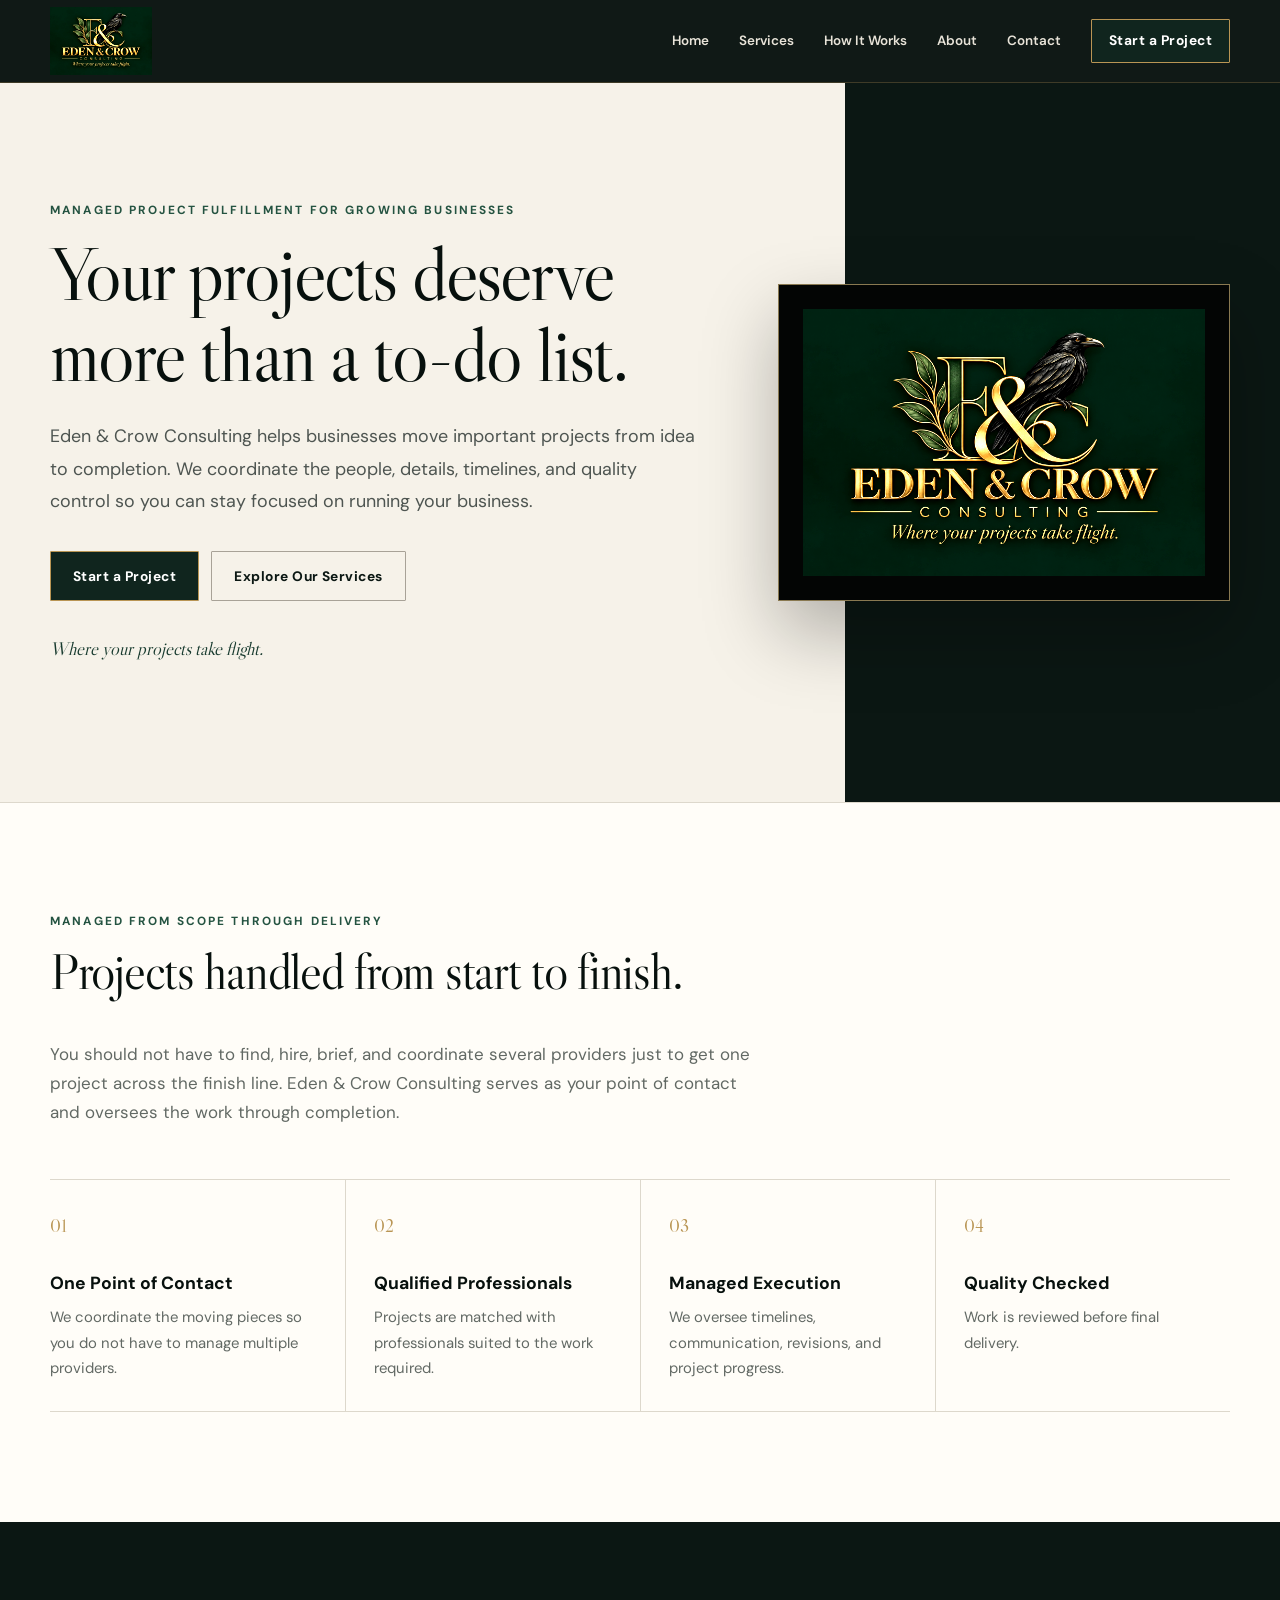
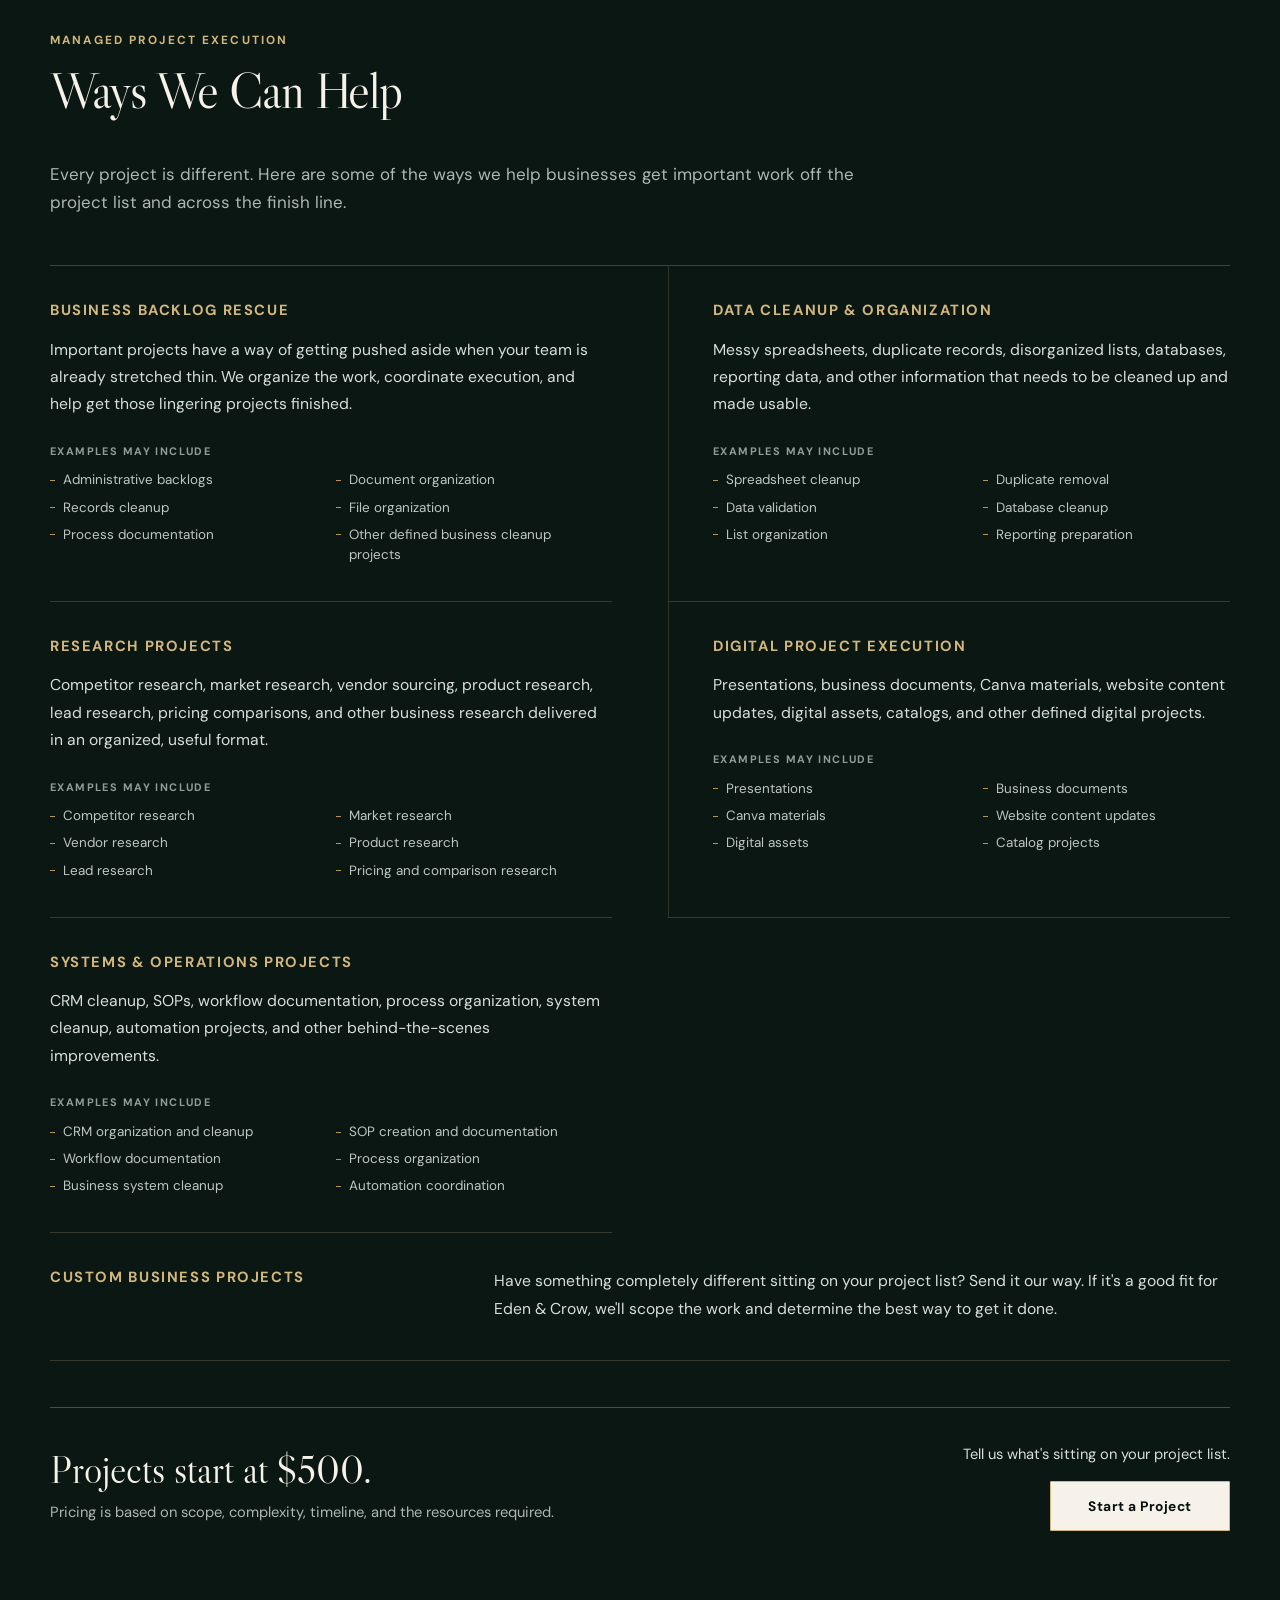
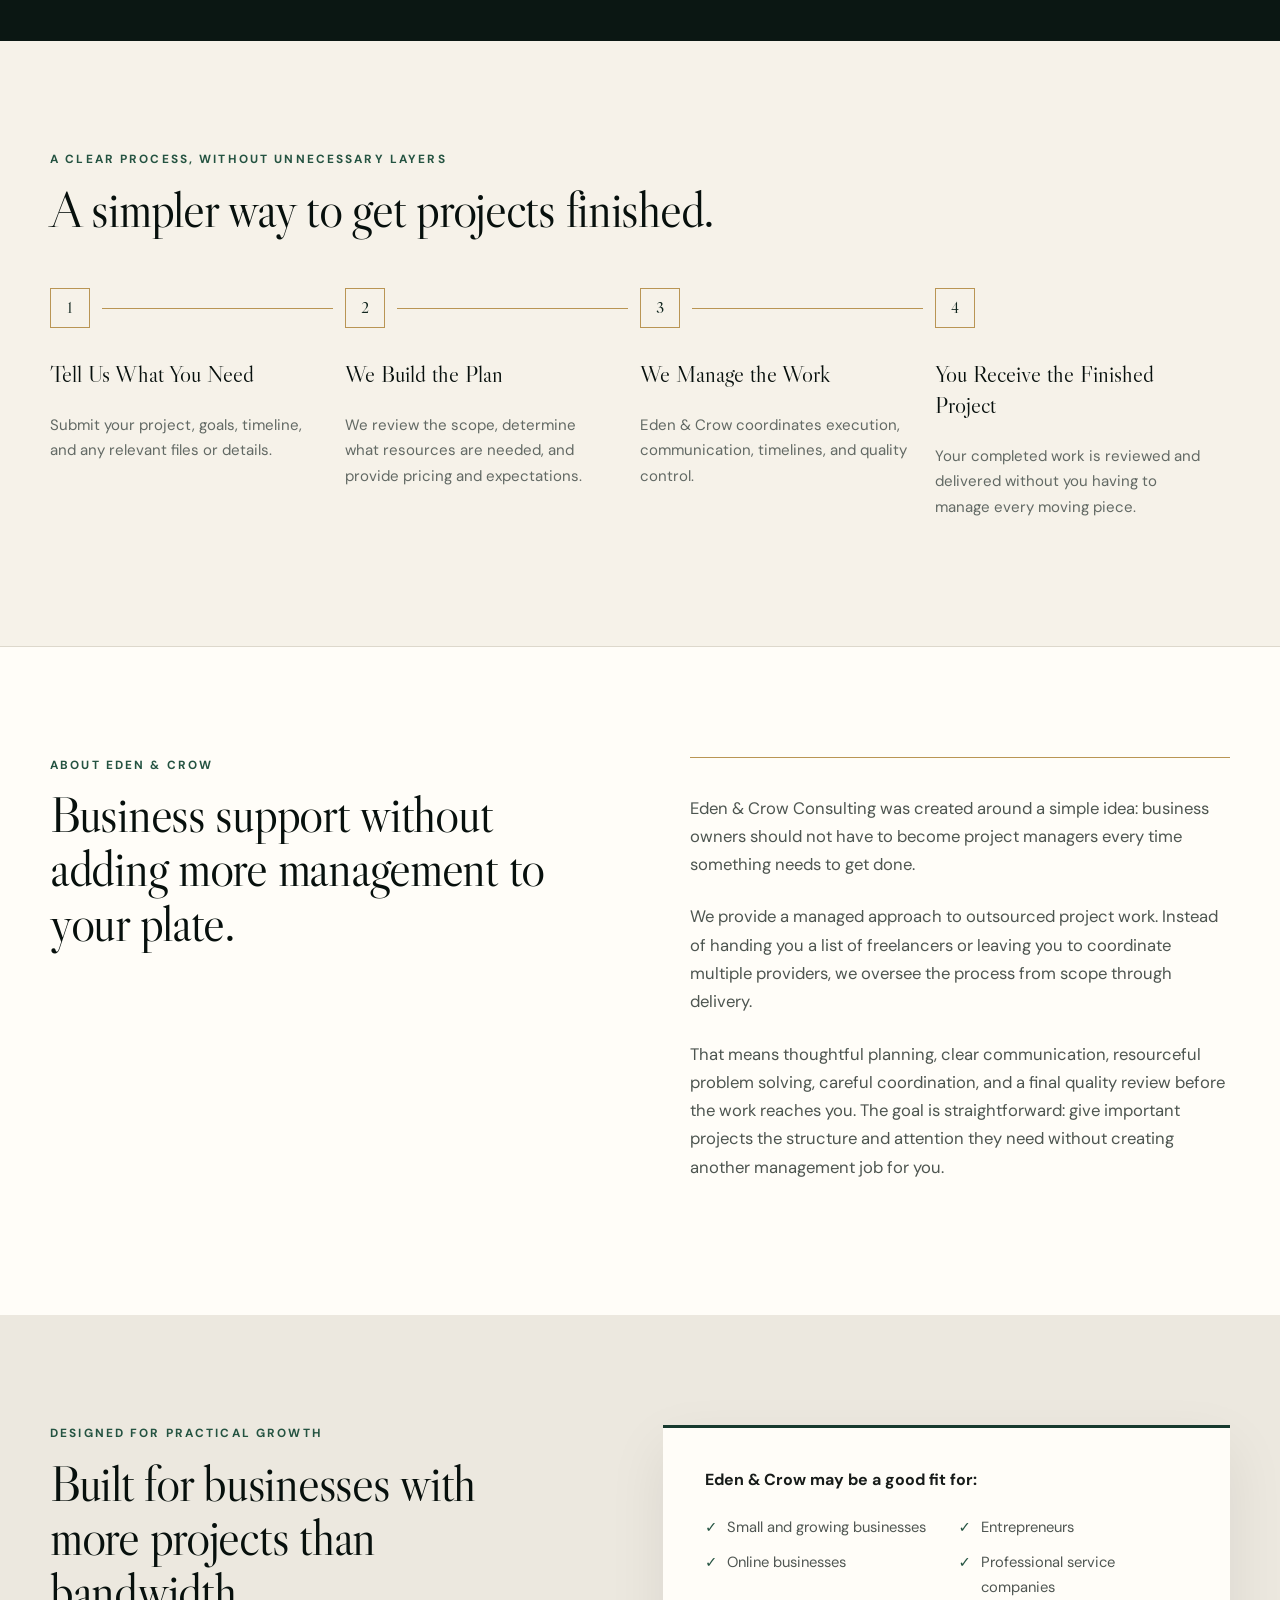
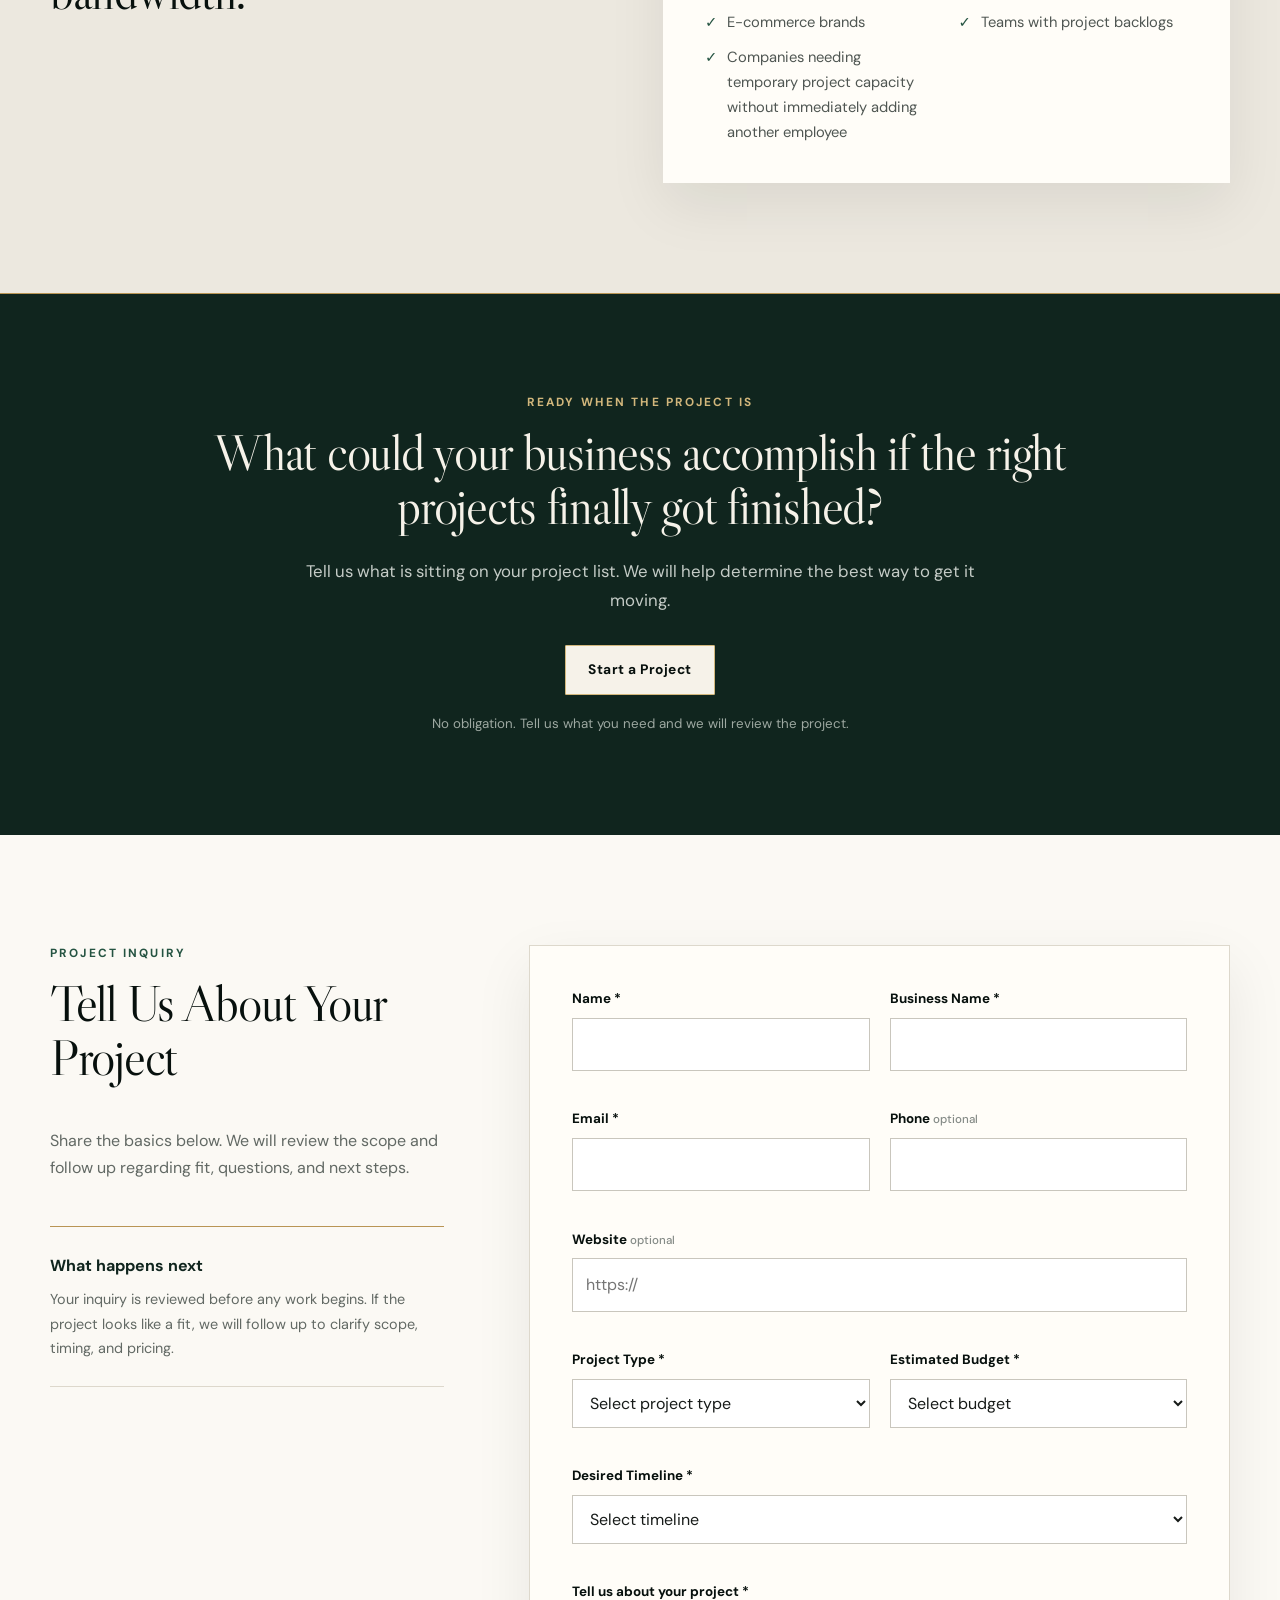
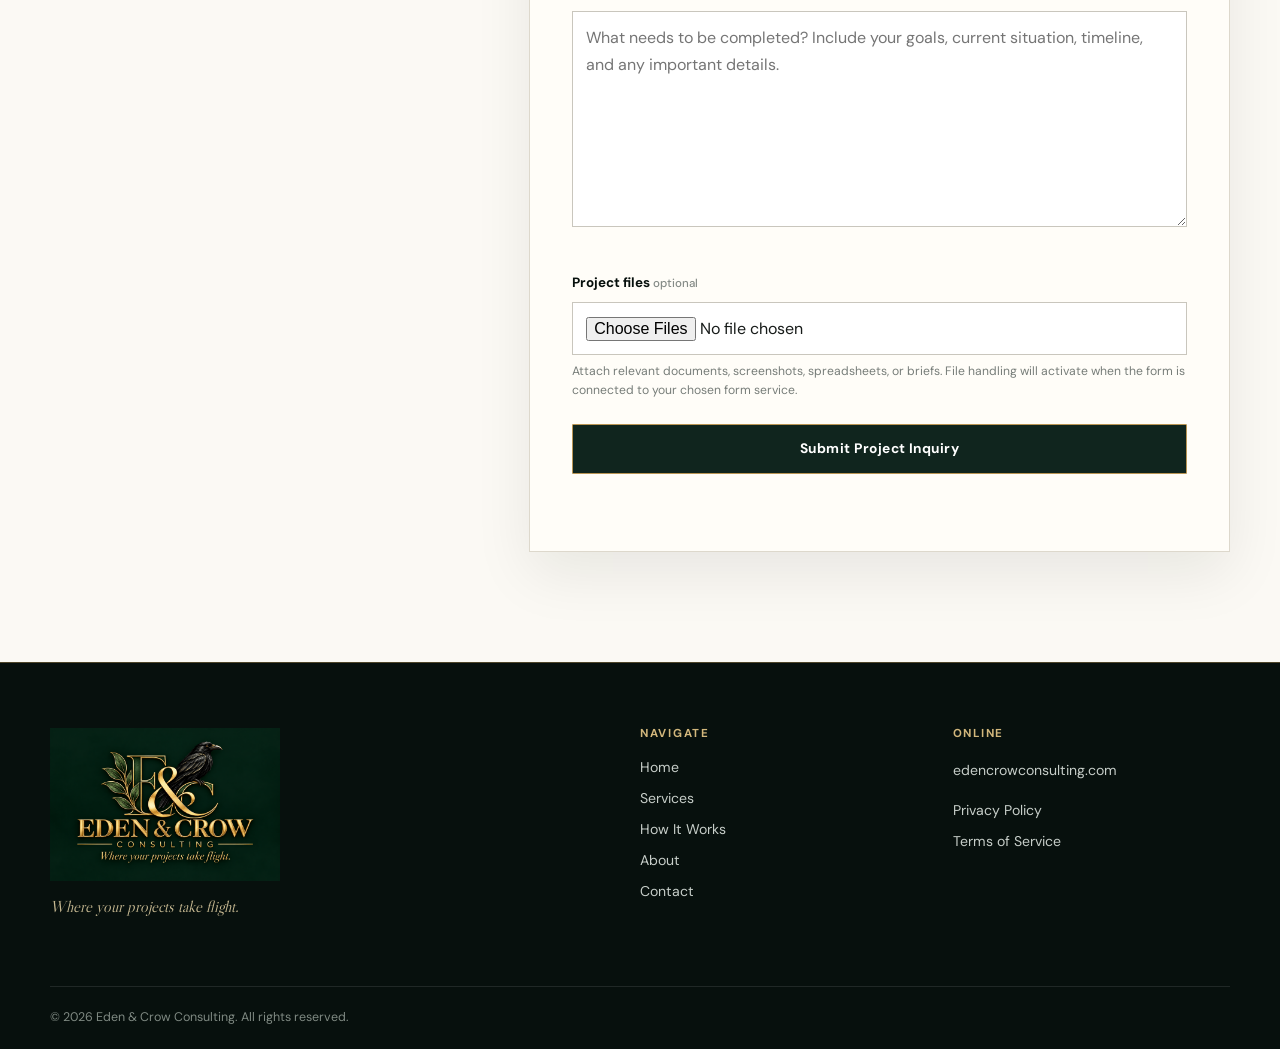
<file: index.html>
<!doctype html>
<html lang="en">
<head>
  <meta charset="utf-8">
  <meta name="viewport" content="width=device-width, initial-scale=1">
  <title>Managed Project Fulfillment | Eden & Crow Consulting</title>
  <meta name="description" content="Eden & Crow Consulting provides managed project fulfillment for business backlogs, data cleanup, research, digital projects, systems and operations work, and custom business projects.">
  <meta name="theme-color" content="#0b1512">
  <link rel="canonical" href="https://edencrowconsulting.com/">
  <link rel="icon" href="assets/favicon.svg" type="image/svg+xml">
  <link rel="apple-touch-icon" href="assets/eden-crow-logo.png">
  <link rel="stylesheet" href="styles.css">
  <link rel="stylesheet" href="services.css">

  <meta property="og:type" content="website">
  <meta property="og:title" content="Managed Project Fulfillment | Eden & Crow Consulting">
  <meta property="og:description" content="Managed project execution for business backlogs, data cleanup, research, digital projects, systems and operations work, and custom business projects.">
  <meta property="og:url" content="https://edencrowconsulting.com/">
  <meta property="og:image" content="https://edencrowconsulting.com/assets/eden-crow-logo.png">
  <meta property="og:site_name" content="Eden & Crow Consulting">
  <meta name="twitter:card" content="summary_large_image">
  <meta name="twitter:title" content="Managed Project Fulfillment | Eden & Crow Consulting">
  <meta name="twitter:description" content="Managed project execution for business backlogs, data cleanup, research, digital projects, systems and operations work, and custom business projects.">
  <meta name="twitter:image" content="https://edencrowconsulting.com/assets/eden-crow-logo.png">

  <script type="application/ld+json">
  {
    "@context": "https://schema.org",
    "@type": "ProfessionalService",
    "name": "Eden & Crow Consulting",
    "url": "https://edencrowconsulting.com/",
    "logo": "https://edencrowconsulting.com/assets/eden-crow-logo.png",
    "description": "Eden & Crow Consulting provides managed project fulfillment for business backlogs, data cleanup, research, digital projects, systems and operations work, and custom business projects.",
    "slogan": "Where your projects take flight."
  }
  </script>
</head>
<body>
  <a class="skip-link" href="#main">Skip to content</a>

  <header class="site-header" id="top">
    <div class="container nav-wrap">
      <a class="brand" href="#home" aria-label="Eden & Crow Consulting home">
        <img src="assets/eden-crow-logo.png" alt="Eden & Crow Consulting">
      </a>
      <button class="menu-toggle" type="button" aria-expanded="false" aria-controls="site-nav" aria-label="Open navigation">
        <span></span><span></span><span></span>
      </button>
      <nav class="site-nav" id="site-nav" aria-label="Primary navigation">
        <a href="#home">Home</a>
        <a href="#services">Services</a>
        <a href="#process">How It Works</a>
        <a href="#about">About</a>
        <a href="#contact">Contact</a>
        <a class="button button-small" href="#contact">Start a Project</a>
      </nav>
    </div>
  </header>

  <main id="main">
    <section class="hero" id="home">
      <div class="container hero-grid">
        <div class="hero-copy">
          <p class="eyebrow">Managed project fulfillment for growing businesses</p>
          <h1>Your projects deserve more than a to-do list.</h1>
          <p class="hero-lead">Eden & Crow Consulting helps businesses move important projects from idea to completion. We coordinate the people, details, timelines, and quality control so you can stay focused on running your business.</p>
          <div class="hero-actions">
            <a class="button" href="#contact">Start a Project</a>
            <a class="button button-secondary" href="#services">Explore Our Services</a>
          </div>
          <p class="tagline">Where your projects take flight.</p>
        </div>
        <div class="hero-mark" aria-hidden="true">
          <div class="logo-frame">
            <img src="assets/eden-crow-logo.png" alt="">
          </div>
        </div>
      </div>
    </section>

    <section class="value-section section" aria-labelledby="value-heading">
      <div class="container">
        <div class="section-heading narrow">
          <p class="eyebrow">Managed from scope through delivery</p>
          <h2 id="value-heading">Projects handled from start to finish.</h2>
          <p>You should not have to find, hire, brief, and coordinate several providers just to get one project across the finish line. Eden & Crow Consulting serves as your point of contact and oversees the work through completion.</p>
        </div>
        <div class="value-grid">
          <article class="value-item">
            <span class="value-number">01</span>
            <h3>One Point of Contact</h3>
            <p>We coordinate the moving pieces so you do not have to manage multiple providers.</p>
          </article>
          <article class="value-item">
            <span class="value-number">02</span>
            <h3>Qualified Professionals</h3>
            <p>Projects are matched with professionals suited to the work required.</p>
          </article>
          <article class="value-item">
            <span class="value-number">03</span>
            <h3>Managed Execution</h3>
            <p>We oversee timelines, communication, revisions, and project progress.</p>
          </article>
          <article class="value-item">
            <span class="value-number">04</span>
            <h3>Quality Checked</h3>
            <p>Work is reviewed before final delivery.</p>
          </article>
        </div>
      </div>
    </section>

    <section class="services-section section" id="services" aria-labelledby="services-heading">
      <div class="container">
        <div class="section-heading services-heading">
          <p class="eyebrow">Managed project execution</p>
          <h2 id="services-heading">Ways We Can Help</h2>
          <p>Every project is different. Here are some of the ways we help businesses get important work off the project list and across the finish line.</p>
        </div>

        <div class="services-list">
          <article class="service-area">
            <h3>Business Backlog Rescue</h3>
            <p>Important projects have a way of getting pushed aside when your team is already stretched thin. We organize the work, coordinate execution, and help get those lingering projects finished.</p>
            <div class="service-examples">
              <span>Examples may include</span>
              <ul>
                <li>Administrative backlogs</li>
                <li>Document organization</li>
                <li>Records cleanup</li>
                <li>File organization</li>
                <li>Process documentation</li>
                <li>Other defined business cleanup projects</li>
              </ul>
            </div>
          </article>

          <article class="service-area">
            <h3>Data Cleanup &amp; Organization</h3>
            <p>Messy spreadsheets, duplicate records, disorganized lists, databases, reporting data, and other information that needs to be cleaned up and made usable.</p>
            <div class="service-examples">
              <span>Examples may include</span>
              <ul>
                <li>Spreadsheet cleanup</li>
                <li>Duplicate removal</li>
                <li>Data validation</li>
                <li>Database cleanup</li>
                <li>List organization</li>
                <li>Reporting preparation</li>
              </ul>
            </div>
          </article>

          <article class="service-area">
            <h3>Research Projects</h3>
            <p>Competitor research, market research, vendor sourcing, product research, lead research, pricing comparisons, and other business research delivered in an organized, useful format.</p>
            <div class="service-examples">
              <span>Examples may include</span>
              <ul>
                <li>Competitor research</li>
                <li>Market research</li>
                <li>Vendor research</li>
                <li>Product research</li>
                <li>Lead research</li>
                <li>Pricing and comparison research</li>
              </ul>
            </div>
          </article>

          <article class="service-area">
            <h3>Digital Project Execution</h3>
            <p>Presentations, business documents, Canva materials, website content updates, digital assets, catalogs, and other defined digital projects.</p>
            <div class="service-examples">
              <span>Examples may include</span>
              <ul>
                <li>Presentations</li>
                <li>Business documents</li>
                <li>Canva materials</li>
                <li>Website content updates</li>
                <li>Digital assets</li>
                <li>Catalog projects</li>
              </ul>
            </div>
          </article>

          <article class="service-area">
            <h3>Systems &amp; Operations Projects</h3>
            <p>CRM cleanup, SOPs, workflow documentation, process organization, system cleanup, automation projects, and other behind-the-scenes improvements.</p>
            <div class="service-examples">
              <span>Examples may include</span>
              <ul>
                <li>CRM organization and cleanup</li>
                <li>SOP creation and documentation</li>
                <li>Workflow documentation</li>
                <li>Process organization</li>
                <li>Business system cleanup</li>
                <li>Automation coordination</li>
              </ul>
            </div>
          </article>

          <article class="service-area service-area-custom">
            <h3>Custom Business Projects</h3>
            <p>Have something completely different sitting on your project list? Send it our way. If it's a good fit for Eden &amp; Crow, we'll scope the work and determine the best way to get it done.</p>
          </article>
        </div>

        <div class="services-bottom">
          <div class="services-pricing">
            <strong>Projects start at $500.</strong>
            <p>Pricing is based on scope, complexity, timeline, and the resources required.</p>
          </div>
          <div class="services-action">
            <p>Tell us what's sitting on your project list.</p>
            <a class="button button-light" href="#contact">Start a Project</a>
          </div>
        </div>
      </div>
    </section>

    <section class="process-section section" id="process" aria-labelledby="process-heading">
      <div class="container">
        <div class="section-heading narrow">
          <p class="eyebrow">A clear process, without unnecessary layers</p>
          <h2 id="process-heading">A simpler way to get projects finished.</h2>
        </div>
        <ol class="process-list">
          <li class="process-step">
            <div class="step-marker">1</div>
            <div>
              <h3>Tell Us What You Need</h3>
              <p>Submit your project, goals, timeline, and any relevant files or details.</p>
            </div>
          </li>
          <li class="process-step">
            <div class="step-marker">2</div>
            <div>
              <h3>We Build the Plan</h3>
              <p>We review the scope, determine what resources are needed, and provide pricing and expectations.</p>
            </div>
          </li>
          <li class="process-step">
            <div class="step-marker">3</div>
            <div>
              <h3>We Manage the Work</h3>
              <p>Eden & Crow coordinates execution, communication, timelines, and quality control.</p>
            </div>
          </li>
          <li class="process-step">
            <div class="step-marker">4</div>
            <div>
              <h3>You Receive the Finished Project</h3>
              <p>Your completed work is reviewed and delivered without you having to manage every moving piece.</p>
            </div>
          </li>
        </ol>
      </div>
    </section>

    <section class="about-section section" id="about" aria-labelledby="about-heading">
      <div class="container about-grid">
        <div class="about-title-block">
          <p class="eyebrow">About Eden & Crow</p>
          <h2 id="about-heading">Business support without adding more management to your plate.</h2>
        </div>
        <div class="about-copy">
          <p>Eden & Crow Consulting was created around a simple idea: business owners should not have to become project managers every time something needs to get done.</p>
          <p>We provide a managed approach to outsourced project work. Instead of handing you a list of freelancers or leaving you to coordinate multiple providers, we oversee the process from scope through delivery.</p>
          <p>That means thoughtful planning, clear communication, resourceful problem solving, careful coordination, and a final quality review before the work reaches you. The goal is straightforward: give important projects the structure and attention they need without creating another management job for you.</p>
        </div>
      </div>
    </section>

    <section class="ideal-section section" aria-labelledby="ideal-heading">
      <div class="container ideal-grid">
        <div>
          <p class="eyebrow">Designed for practical growth</p>
          <h2 id="ideal-heading">Built for businesses with more projects than bandwidth.</h2>
        </div>
        <div class="ideal-list-wrap">
          <p>Eden & Crow may be a good fit for:</p>
          <ul class="check-list">
            <li>Small and growing businesses</li>
            <li>Entrepreneurs</li>
            <li>Online businesses</li>
            <li>Professional service companies</li>
            <li>E-commerce brands</li>
            <li>Teams with project backlogs</li>
            <li>Companies needing temporary project capacity without immediately adding another employee</li>
          </ul>
        </div>
      </div>
    </section>

    <section class="cta-section" aria-labelledby="cta-heading">
      <div class="container cta-inner">
        <p class="eyebrow eyebrow-light">Ready when the project is</p>
        <h2 id="cta-heading">What could your business accomplish if the right projects finally got finished?</h2>
        <p>Tell us what is sitting on your project list. We will help determine the best way to get it moving.</p>
        <a class="button button-light" href="#contact">Start a Project</a>
        <small>No obligation. Tell us what you need and we will review the project.</small>
      </div>
    </section>

    <section class="contact-section section" id="contact" aria-labelledby="contact-heading">
      <div class="container contact-grid">
        <div class="contact-intro">
          <p class="eyebrow">Project inquiry</p>
          <h2 id="contact-heading">Tell Us About Your Project</h2>
          <p>Share the basics below. We will review the scope and follow up regarding fit, questions, and next steps.</p>
          <div class="contact-note">
            <strong>What happens next</strong>
            <p>Your inquiry is reviewed before any work begins. If the project looks like a fit, we will follow up to clarify scope, timing, and pricing.</p>
          </div>
        </div>

        <form class="project-form" id="project-form" novalidate data-endpoint="">
          <div class="honeypot" aria-hidden="true">
            <label for="company-fax">Leave this field blank</label>
            <input id="company-fax" name="company_fax" type="text" tabindex="-1" autocomplete="off">
          </div>

          <div class="form-row two-col">
            <div class="form-field">
              <label for="name">Name <span aria-hidden="true">*</span></label>
              <input id="name" name="name" type="text" autocomplete="name" required>
              <span class="field-error" aria-live="polite"></span>
            </div>
            <div class="form-field">
              <label for="business">Business Name <span aria-hidden="true">*</span></label>
              <input id="business" name="business_name" type="text" autocomplete="organization" required>
              <span class="field-error" aria-live="polite"></span>
            </div>
          </div>

          <div class="form-row two-col">
            <div class="form-field">
              <label for="email">Email <span aria-hidden="true">*</span></label>
              <input id="email" name="email" type="email" autocomplete="email" required>
              <span class="field-error" aria-live="polite"></span>
            </div>
            <div class="form-field">
              <label for="phone">Phone <span class="optional">optional</span></label>
              <input id="phone" name="phone" type="tel" autocomplete="tel">
              <span class="field-error" aria-live="polite"></span>
            </div>
          </div>

          <div class="form-field">
            <label for="website">Website <span class="optional">optional</span></label>
            <input id="website" name="website" type="url" inputmode="url" placeholder="https://">
            <span class="field-error" aria-live="polite"></span>
          </div>

          <div class="form-row two-col">
            <div class="form-field">
              <label for="project-type">Project Type <span aria-hidden="true">*</span></label>
              <select id="project-type" name="project_type" required>
                <option value="">Select project type</option>
                <option>Business Backlog Rescue</option>
                <option>Data Cleanup &amp; Organization</option>
                <option>Research Projects</option>
                <option>Digital Project Execution</option>
                <option>Systems &amp; Operations Projects</option>
                <option>Custom Business Projects</option>
              </select>
              <span class="field-error" aria-live="polite"></span>
            </div>
            <div class="form-field">
              <label for="budget">Estimated Budget <span aria-hidden="true">*</span></label>
              <select id="budget" name="estimated_budget" required>
                <option value="">Select budget</option>
                <option>$500 to $1,000</option>
                <option>$1,000 to $2,500</option>
                <option>$2,500 to $5,000</option>
                <option>$5,000+</option>
                <option>Not Sure Yet</option>
              </select>
              <span class="field-error" aria-live="polite"></span>
            </div>
          </div>

          <div class="form-field">
            <label for="timeline">Desired Timeline <span aria-hidden="true">*</span></label>
            <select id="timeline" name="desired_timeline" required>
              <option value="">Select timeline</option>
              <option>As Soon As Possible</option>
              <option>Within 1 Week</option>
              <option>Within 2 to 4 Weeks</option>
              <option>Within 1 to 3 Months</option>
              <option>Flexible</option>
            </select>
            <span class="field-error" aria-live="polite"></span>
          </div>

          <div class="form-field">
            <label for="details">Tell us about your project <span aria-hidden="true">*</span></label>
            <textarea id="details" name="project_details" rows="7" required placeholder="What needs to be completed? Include your goals, current situation, timeline, and any important details."></textarea>
            <span class="field-error" aria-live="polite"></span>
          </div>

          <div class="form-field">
            <label for="files">Project files <span class="optional">optional</span></label>
            <input id="files" name="project_files" type="file" multiple>
            <small class="field-help">Attach relevant documents, screenshots, spreadsheets, or briefs. File handling will activate when the form is connected to your chosen form service.</small>
          </div>

          <button class="button submit-button" type="submit">Submit Project Inquiry</button>
          <p class="form-status" id="form-status" role="status" aria-live="polite"></p>
        </form>
      </div>
    </section>
  </main>

  <footer class="site-footer">
    <div class="container footer-grid">
      <div class="footer-brand">
        <img src="assets/eden-crow-logo.png" alt="Eden & Crow Consulting">
        <p>Where your projects take flight.</p>
      </div>
      <div>
        <h2 class="footer-heading">Navigate</h2>
        <nav class="footer-nav" aria-label="Footer navigation">
          <a href="#home">Home</a>
          <a href="#services">Services</a>
          <a href="#process">How It Works</a>
          <a href="#about">About</a>
          <a href="#contact">Contact</a>
        </nav>
      </div>
      <div>
        <h2 class="footer-heading">Online</h2>
        <p><a href="https://edencrowconsulting.com/">edencrowconsulting.com</a></p>
        <div class="legal-links">
          <a href="privacy.html">Privacy Policy</a>
          <a href="terms.html">Terms of Service</a>
        </div>
      </div>
    </div>
    <div class="container footer-bottom">
      <p>&copy; <span id="current-year"></span> Eden & Crow Consulting. All rights reserved.</p>
    </div>
  </footer>

  <script src="script.js" defer></script>
</body>
</html>
</file>
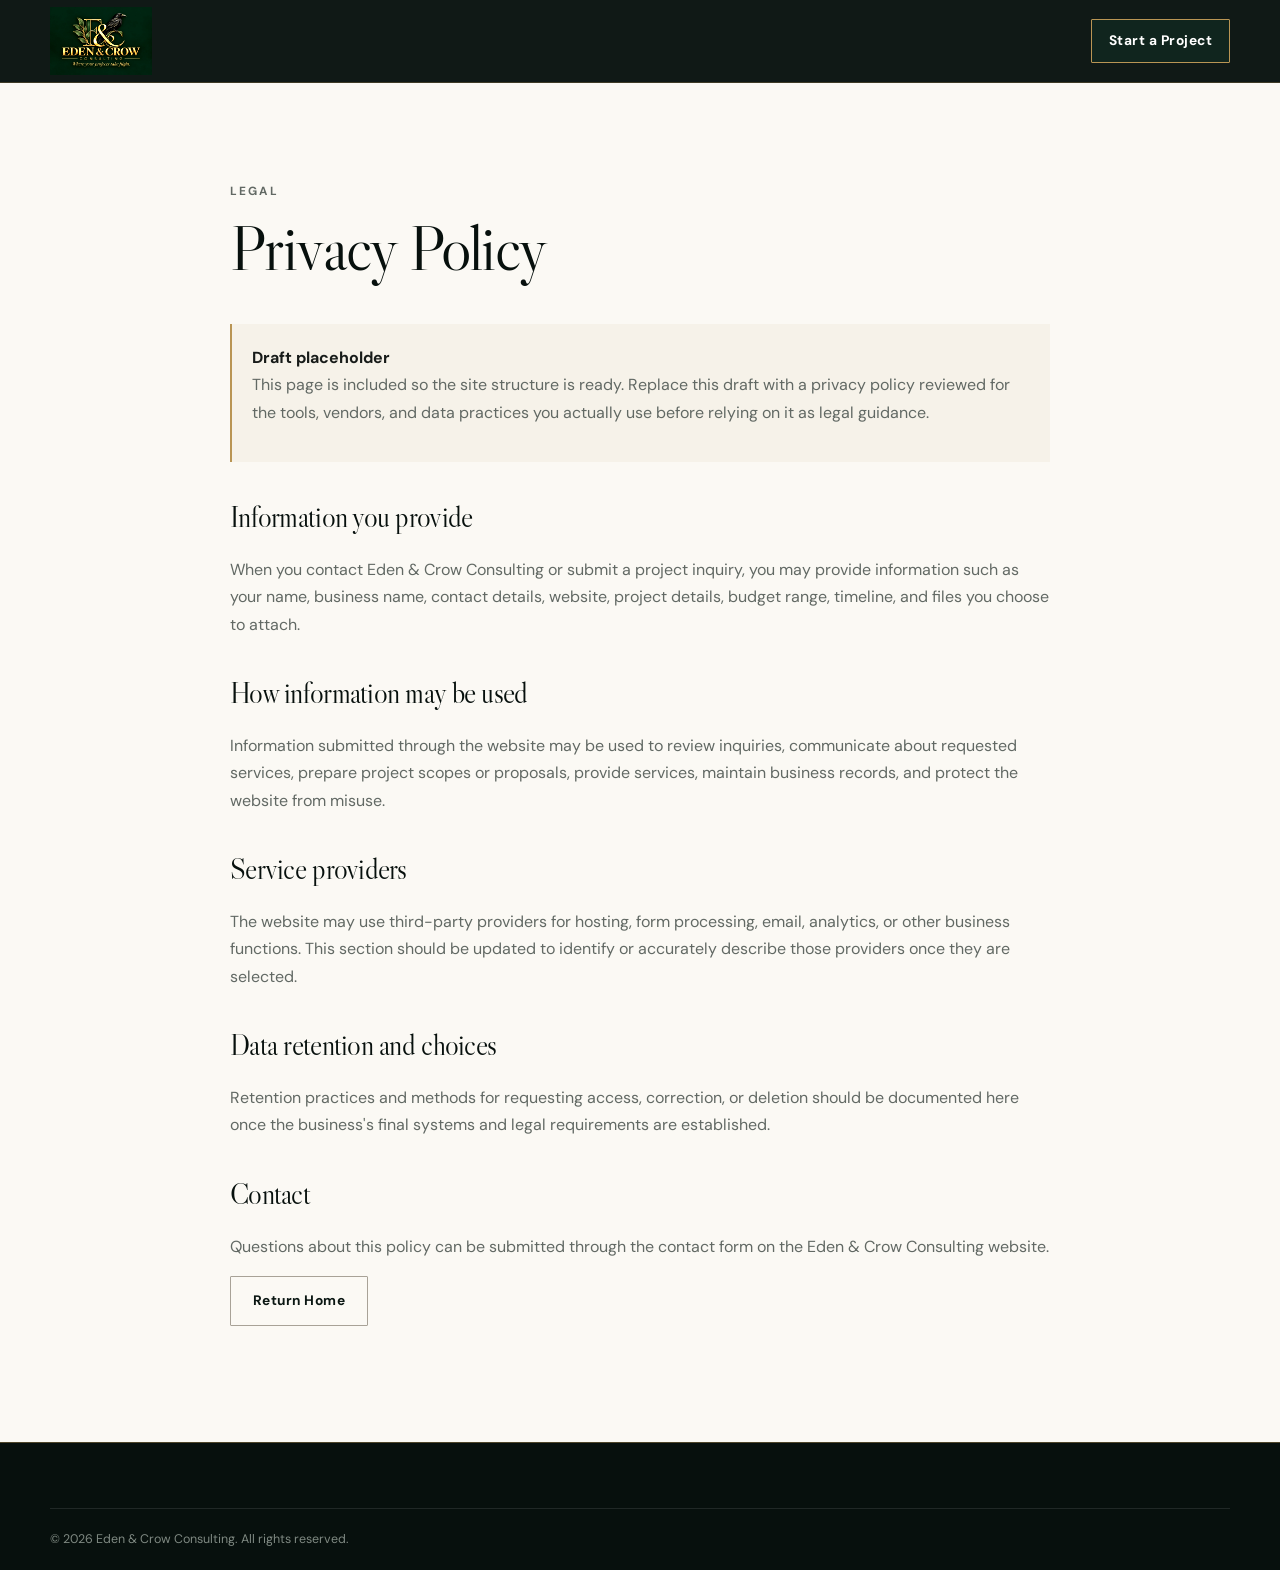
<file: privacy.html>
<!doctype html><html lang="en"><head><meta charset="utf-8"><meta name="viewport" content="width=device-width,initial-scale=1"><title>Privacy Policy | Eden & Crow Consulting</title><meta name="robots" content="noindex"><link rel="icon" href="assets/favicon.svg" type="image/svg+xml"><link rel="stylesheet" href="styles.css"></head><body><header class="site-header"><div class="container nav-wrap"><a class="brand" href="index.html" aria-label="Eden & Crow Consulting home"><img src="assets/eden-crow-logo.png" alt="Eden & Crow Consulting"></a><a class="button button-small" href="index.html#contact">Start a Project</a></div></header><main class="legal-page"><div class="container legal-content"><p class="eyebrow">Legal</p><h1>Privacy Policy</h1><div class="legal-notice"><strong>Draft placeholder</strong><p>This page is included so the site structure is ready. Replace this draft with a privacy policy reviewed for the tools, vendors, and data practices you actually use before relying on it as legal guidance.</p></div><h2>Information you provide</h2><p>When you contact Eden & Crow Consulting or submit a project inquiry, you may provide information such as your name, business name, contact details, website, project details, budget range, timeline, and files you choose to attach.</p><h2>How information may be used</h2><p>Information submitted through the website may be used to review inquiries, communicate about requested services, prepare project scopes or proposals, provide services, maintain business records, and protect the website from misuse.</p><h2>Service providers</h2><p>The website may use third-party providers for hosting, form processing, email, analytics, or other business functions. This section should be updated to identify or accurately describe those providers once they are selected.</p><h2>Data retention and choices</h2><p>Retention practices and methods for requesting access, correction, or deletion should be documented here once the business's final systems and legal requirements are established.</p><h2>Contact</h2><p>Questions about this policy can be submitted through the contact form on the Eden & Crow Consulting website.</p><p><a class="button button-secondary" href="index.html">Return Home</a></p></div></main><footer class="site-footer"><div class="container footer-bottom"><p>&copy; <span id="current-year"></span> Eden & Crow Consulting. All rights reserved.</p></div></footer><script src="script.js" defer></script></body></html>
</file>
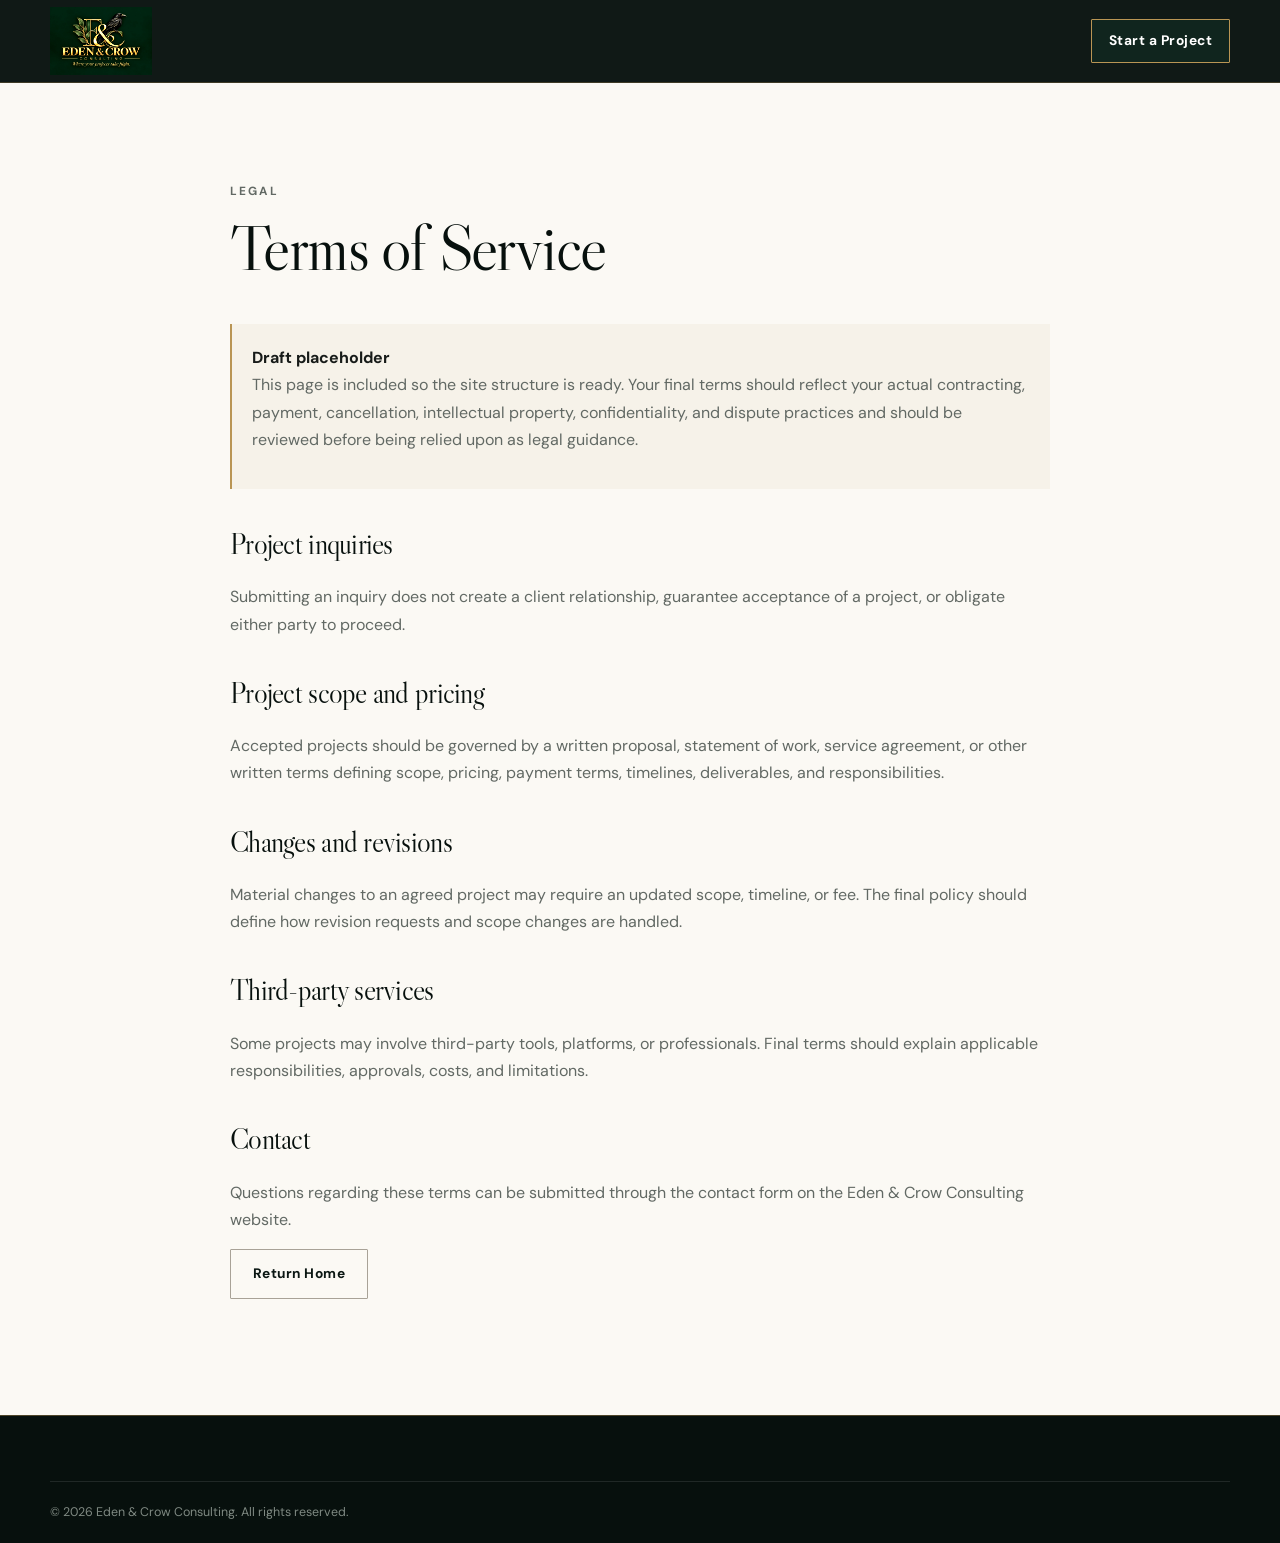
<file: terms.html>
<!doctype html><html lang="en"><head><meta charset="utf-8"><meta name="viewport" content="width=device-width,initial-scale=1"><title>Terms of Service | Eden & Crow Consulting</title><meta name="robots" content="noindex"><link rel="icon" href="assets/favicon.svg" type="image/svg+xml"><link rel="stylesheet" href="styles.css"></head><body><header class="site-header"><div class="container nav-wrap"><a class="brand" href="index.html" aria-label="Eden & Crow Consulting home"><img src="assets/eden-crow-logo.png" alt="Eden & Crow Consulting"></a><a class="button button-small" href="index.html#contact">Start a Project</a></div></header><main class="legal-page"><div class="container legal-content"><p class="eyebrow">Legal</p><h1>Terms of Service</h1><div class="legal-notice"><strong>Draft placeholder</strong><p>This page is included so the site structure is ready. Your final terms should reflect your actual contracting, payment, cancellation, intellectual property, confidentiality, and dispute practices and should be reviewed before being relied upon as legal guidance.</p></div><h2>Project inquiries</h2><p>Submitting an inquiry does not create a client relationship, guarantee acceptance of a project, or obligate either party to proceed.</p><h2>Project scope and pricing</h2><p>Accepted projects should be governed by a written proposal, statement of work, service agreement, or other written terms defining scope, pricing, payment terms, timelines, deliverables, and responsibilities.</p><h2>Changes and revisions</h2><p>Material changes to an agreed project may require an updated scope, timeline, or fee. The final policy should define how revision requests and scope changes are handled.</p><h2>Third-party services</h2><p>Some projects may involve third-party tools, platforms, or professionals. Final terms should explain applicable responsibilities, approvals, costs, and limitations.</p><h2>Contact</h2><p>Questions regarding these terms can be submitted through the contact form on the Eden & Crow Consulting website.</p><p><a class="button button-secondary" href="index.html">Return Home</a></p></div></main><footer class="site-footer"><div class="container footer-bottom"><p>&copy; <span id="current-year"></span> Eden & Crow Consulting. All rights reserved.</p></div></footer><script src="script.js" defer></script></body></html>
</file>
<file: styles.css>
@import url('https://fonts.googleapis.com/css2?family=DM+Sans:wght@400;500;600;700&family=Libre+Caslon+Display&display=swap');

:root {
  --forest-950: #07100d;
  --forest-900: #0b1713;
  --forest-800: #10251e;
  --forest-700: #173a2e;
  --forest-600: #245341;
  --gold: #b99554;
  --gold-light: #d2b77c;
  --ivory: #f6f2e9;
  --cream: #fbf9f4;
  --paper: #fffdf8;
  --charcoal: #171b19;
  --muted: #626964;
  --line: #ddd8cc;
  --white: #ffffff;
  --serif: 'Libre Caslon Display', Georgia, serif;
  --sans: 'DM Sans', system-ui, -apple-system, BlinkMacSystemFont, 'Segoe UI', sans-serif;
  --shadow: 0 22px 55px rgba(10, 24, 19, .08);
  --radius: 4px;
  --container: 1180px;
}

* { box-sizing: border-box; }
html { scroll-behavior: smooth; scroll-padding-top: 96px; }
body { margin: 0; color: var(--charcoal); background: var(--cream); font-family: var(--sans); line-height: 1.7; -webkit-font-smoothing: antialiased; }
img { max-width: 100%; display: block; }
a { color: inherit; }
button, input, select, textarea { font: inherit; }
button { cursor: pointer; }

.skip-link { position: fixed; top: 10px; left: 10px; z-index: 9999; transform: translateY(-160%); background: var(--ivory); color: var(--forest-950); padding: .7rem 1rem; border: 1px solid var(--gold); }
.skip-link:focus { transform: translateY(0); }

.container { width: min(calc(100% - 40px), var(--container)); margin-inline: auto; }
.section { padding: 110px 0; }
.section-heading { max-width: 760px; margin-bottom: 52px; }
.section-heading.narrow { max-width: 700px; }
.section-heading p:last-child { color: var(--muted); font-size: 1.06rem; }
.eyebrow { margin: 0 0 14px; color: var(--forest-600); font-size: .74rem; line-height: 1.4; font-weight: 700; text-transform: uppercase; letter-spacing: .18em; }
h1, h2, h3, p { margin-top: 0; }
h1, h2, h3 { color: var(--forest-950); }
h1, h2 { font-family: var(--serif); font-weight: 400; letter-spacing: -.025em; line-height: 1.06; }
h1 { font-size: clamp(3.2rem, 6vw, 6rem); }
h2 { font-size: clamp(2.35rem, 4vw, 4rem); }
h3 { font-size: 1.1rem; line-height: 1.35; }

.button { display: inline-flex; align-items: center; justify-content: center; min-height: 50px; padding: 12px 22px; border: 1px solid var(--gold); border-radius: 1px; background: var(--forest-800); color: var(--white); font-size: .86rem; font-weight: 700; letter-spacing: .035em; text-decoration: none; transition: background .2s ease, border-color .2s ease, color .2s ease, transform .2s ease; }
.button:hover { background: var(--forest-700); border-color: var(--gold-light); transform: translateY(-1px); }
.button:focus-visible, a:focus-visible, input:focus-visible, select:focus-visible, textarea:focus-visible, button:focus-visible { outline: 3px solid rgba(185,149,84,.38); outline-offset: 3px; }
.button-secondary { background: transparent; color: var(--forest-900); border-color: #a8a297; }
.button-secondary:hover { background: var(--white); color: var(--forest-900); border-color: var(--gold); }
.button-secondary-dark { background: transparent; color: var(--ivory); border-color: var(--gold); }
.button-secondary-dark:hover { background: var(--ivory); color: var(--forest-900); }
.button-light { background: var(--ivory); color: var(--forest-950); border-color: var(--gold-light); }
.button-light:hover { background: var(--white); color: var(--forest-950); }
.button-small { min-height: 42px; padding: 9px 17px; }

.site-header { position: sticky; top: 0; z-index: 1000; background: rgba(7,16,13,.96); border-bottom: 1px solid rgba(185,149,84,.28); backdrop-filter: blur(12px); }
.nav-wrap { height: 82px; display: flex; align-items: center; justify-content: space-between; gap: 24px; }
.brand { width: 176px; height: 68px; display: flex; align-items: center; overflow: hidden; text-decoration: none; }
.brand img { width: 100%; }
.site-nav { display: flex; align-items: center; gap: 30px; }
.site-nav > a:not(.button) { position: relative; color: #e9e4d9; font-size: .84rem; font-weight: 600; text-decoration: none; }
.site-nav > a:not(.button)::after { content: ''; position: absolute; left: 0; bottom: -7px; width: 100%; height: 1px; background: var(--gold); transform: scaleX(0); transform-origin: right; transition: transform .2s ease; }
.site-nav > a:not(.button):hover::after { transform: scaleX(1); transform-origin: left; }
.menu-toggle { display: none; width: 44px; height: 44px; border: 0; background: transparent; padding: 9px; }
.menu-toggle span { display: block; width: 100%; height: 1px; margin: 6px 0; background: var(--ivory); }

.hero { min-height: 720px; display: flex; align-items: center; overflow: hidden; position: relative; background: var(--ivory); border-bottom: 1px solid var(--line); }
.hero::before { content: ''; position: absolute; top: 0; right: 0; width: 34%; height: 100%; background: var(--forest-900); }
.hero-grid { position: relative; display: grid; grid-template-columns: 1.18fr .82fr; align-items: center; gap: 78px; padding-block: 90px; }
.hero-copy { position: relative; z-index: 2; max-width: 760px; }
.hero h1 { max-width: 760px; margin-bottom: 25px; }
.hero-lead { max-width: 690px; color: #4e5551; font-size: 1.12rem; line-height: 1.8; }
.hero-actions { display: flex; flex-wrap: wrap; gap: 12px; margin-top: 34px; }
.tagline { margin-top: 32px; color: var(--forest-700); font-family: var(--serif); font-size: 1.15rem; font-style: italic; }
.hero-mark { position: relative; z-index: 2; }
.logo-frame { padding: 28px; background: #030504; border: 1px solid rgba(210,183,124,.65); box-shadow: 0 32px 70px rgba(0,0,0,.28); }
.logo-frame img { width: 100%; }

.value-section { background: var(--paper); }
.value-grid { display: grid; grid-template-columns: repeat(4, 1fr); border-top: 1px solid var(--line); border-bottom: 1px solid var(--line); }
.value-item { padding: 32px 28px 30px 0; }
.value-item + .value-item { padding-left: 28px; border-left: 1px solid var(--line); }
.value-number { display: block; margin-bottom: 30px; color: var(--gold); font-family: var(--serif); font-size: 1.1rem; }
.value-item h3 { margin-bottom: 10px; }
.value-item p { margin-bottom: 0; color: var(--muted); font-size: .93rem; }

.services-section { background: var(--forest-900); color: #dcded9; }
.services-section h2, .services-section h3 { color: var(--ivory); }
.services-section .eyebrow { color: var(--gold-light); }
.services-section .section-heading p:last-child { color: #aeb7b1; }
.service-grid { display: grid; grid-template-columns: repeat(3, 1fr); gap: 1px; background: rgba(210,183,124,.22); border: 1px solid rgba(210,183,124,.22); }
.service-card { min-height: 390px; padding: 38px 34px; background: var(--forest-900); transition: background .2s ease; }
.service-card:hover { background: var(--forest-800); }
.service-icon { width: 38px; height: 38px; display: grid; place-items: center; margin-bottom: 38px; border: 1px solid var(--gold); color: var(--gold-light); font-family: var(--serif); font-size: 1.15rem; }
.service-card h3 { min-height: 50px; font-family: var(--serif); font-size: 1.5rem; font-weight: 400; }
.service-card ul { margin: 22px 0 0; padding: 0; list-style: none; }
.service-card li { position: relative; padding: 5px 0 5px 16px; color: #bfc6c1; font-size: .9rem; }
.service-card li::before { content: ''; position: absolute; left: 0; top: 15px; width: 5px; height: 1px; background: var(--gold); }
.service-cta { margin-top: 50px; padding-top: 36px; border-top: 1px solid rgba(210,183,124,.25); display: flex; justify-content: space-between; align-items: center; gap: 30px; }
.service-cta h3 { margin-bottom: 5px; font-family: var(--serif); font-size: 1.65rem; font-weight: 400; }
.service-cta p { margin-bottom: 0; color: #aeb7b1; }

.process-section { background: var(--ivory); }
.process-list { display: grid; grid-template-columns: repeat(4, 1fr); margin: 0; padding: 0; list-style: none; counter-reset: none; }
.process-step { position: relative; padding: 0 28px 0 0; }
.process-step:not(:last-child)::after { content: ''; position: absolute; top: 20px; left: 52px; right: 12px; height: 1px; background: var(--gold); }
.step-marker { position: relative; z-index: 2; width: 40px; height: 40px; display: grid; place-items: center; margin-bottom: 30px; background: var(--ivory); border: 1px solid var(--gold); color: var(--forest-800); font-family: var(--serif); }
.process-step h3 { font-family: var(--serif); font-size: 1.45rem; font-weight: 400; }
.process-step p { color: var(--muted); font-size: .94rem; }

.about-section { background: var(--paper); border-top: 1px solid var(--line); }
.about-grid { display: grid; grid-template-columns: 1fr 1fr; gap: 100px; align-items: start; }
.about-copy { padding-top: 36px; border-top: 1px solid var(--gold); color: #4d5550; font-size: 1.04rem; }
.about-copy p { margin-bottom: 24px; }

.ideal-section { background: #ece8df; }
.ideal-grid { display: grid; grid-template-columns: .95fr 1.05fr; gap: 100px; }
.ideal-list-wrap { padding: 38px 42px; background: var(--paper); border-top: 3px solid var(--forest-700); box-shadow: var(--shadow); }
.ideal-list-wrap > p { font-weight: 700; }
.check-list { display: grid; grid-template-columns: 1fr 1fr; gap: 10px 24px; margin: 22px 0 0; padding: 0; list-style: none; }
.check-list li { position: relative; padding-left: 22px; color: #4f5652; font-size: .92rem; }
.check-list li::before { content: '✓'; position: absolute; left: 0; color: var(--forest-600); font-weight: 700; }

.cta-section { padding: 100px 0; background: var(--forest-800); color: #e8e8e2; text-align: center; border-top: 1px solid var(--gold); }
.cta-inner { max-width: 900px; }
.cta-section h2 { margin-bottom: 24px; color: var(--ivory); }
.cta-section p:not(.eyebrow) { max-width: 680px; margin: 0 auto 30px; color: #c5ccc7; font-size: 1.05rem; }
.eyebrow-light { color: var(--gold-light); }
.cta-section small { display: block; margin-top: 18px; color: #9da8a1; }

.contact-section { background: var(--cream); }
.contact-grid { display: grid; grid-template-columns: .72fr 1.28fr; gap: 85px; align-items: start; }
.contact-intro { position: sticky; top: 120px; }
.contact-intro > p:not(.eyebrow) { color: var(--muted); }
.contact-note { margin-top: 45px; padding: 25px 0; border-top: 1px solid var(--gold); border-bottom: 1px solid var(--line); }
.contact-note strong { display: block; margin-bottom: 8px; color: var(--forest-800); }
.contact-note p { margin-bottom: 0; color: var(--muted); font-size: .9rem; }
.project-form { padding: 42px; background: var(--paper); border: 1px solid var(--line); box-shadow: var(--shadow); }
.form-row { display: grid; gap: 20px; }
.two-col { grid-template-columns: 1fr 1fr; }
.form-field { margin-bottom: 20px; }
.form-field label { display: block; margin-bottom: 7px; color: var(--forest-950); font-size: .84rem; font-weight: 700; }
.optional { color: #858b87; font-size: .72rem; font-weight: 500; }
input, select, textarea { width: 100%; border: 1px solid #c9c6bd; border-radius: 0; background: #fff; color: var(--charcoal); padding: 12px 13px; transition: border-color .2s ease, box-shadow .2s ease; }
input, select { min-height: 48px; }
textarea { min-height: 170px; resize: vertical; }
input:hover, select:hover, textarea:hover { border-color: #9f9a8f; }
input[aria-invalid="true"], select[aria-invalid="true"], textarea[aria-invalid="true"] { border-color: #9d342d; }
.field-error { display: block; min-height: 1em; margin-top: 5px; color: #8b2e29; font-size: .76rem; }
.field-help { display: block; margin-top: 7px; color: #777d79; font-size: .76rem; line-height: 1.5; }
.honeypot { position: absolute !important; left: -10000px !important; width: 1px; height: 1px; overflow: hidden; }
.submit-button { width: 100%; margin-top: 5px; }
.form-status { min-height: 1.5em; margin: 14px 0 0; font-size: .88rem; font-weight: 600; }
.form-status.success { color: #1f644b; }
.form-status.error { color: #8b2e29; }

.site-footer { padding: 65px 0 20px; background: var(--forest-950); color: #aeb7b1; border-top: 1px solid rgba(185,149,84,.4); }
.footer-grid { display: grid; grid-template-columns: 1.5fr .7fr .8fr; gap: 70px; padding-bottom: 50px; }
.footer-brand img { width: 230px; margin-bottom: 12px; }
.footer-brand p { font-family: var(--serif); font-style: italic; color: #c7b992; }
.footer-heading { margin-bottom: 16px; color: var(--gold-light); font-family: var(--sans); font-size: .72rem; font-weight: 700; text-transform: uppercase; letter-spacing: .15em; }
.footer-nav, .legal-links { display: flex; flex-direction: column; gap: 7px; }
.site-footer a { color: #c7cec9; text-decoration: none; font-size: .88rem; }
.site-footer a:hover { color: var(--gold-light); }
.legal-links { margin-top: 15px; }
.footer-bottom { padding-top: 20px; border-top: 1px solid rgba(255,255,255,.1); }
.footer-bottom p { margin: 0; color: #7f8982; font-size: .78rem; }

.legal-page { min-height: 65vh; padding: 100px 0; background: var(--cream); }
.legal-content { max-width: 820px; }
.legal-content h1 { font-size: clamp(2.8rem, 5vw, 4.8rem); }
.legal-content h2 { margin-top: 40px; font-size: 1.8rem; }
.legal-content p, .legal-content li { color: var(--muted); }
.legal-notice { margin: 28px 0; padding: 20px; border-left: 2px solid var(--gold); background: var(--ivory); }

@media (max-width: 980px) {
  .section { padding: 90px 0; }
  .menu-toggle { display: block; }
  .site-nav { position: absolute; top: 82px; left: 0; right: 0; display: none; flex-direction: column; align-items: stretch; gap: 0; padding: 20px; background: var(--forest-950); border-top: 1px solid rgba(185,149,84,.25); }
  .site-nav.open { display: flex; }
  .site-nav > a:not(.button) { padding: 13px 4px; border-bottom: 1px solid rgba(255,255,255,.08); }
  .site-nav .button { margin-top: 14px; }
  .hero::before { width: 25%; }
  .hero-grid { grid-template-columns: 1.2fr .8fr; gap: 35px; }
  .value-grid { grid-template-columns: 1fr 1fr; }
  .value-item:nth-child(3) { border-left: 0; border-top: 1px solid var(--line); }
  .value-item:nth-child(4) { border-top: 1px solid var(--line); }
  .service-grid { grid-template-columns: 1fr 1fr; }
  .process-list { grid-template-columns: 1fr 1fr; gap: 45px 20px; }
  .process-step:nth-child(2)::after { display: none; }
  .about-grid, .ideal-grid { gap: 55px; }
  .contact-grid { grid-template-columns: 1fr; gap: 45px; }
  .contact-intro { position: static; }
}

@media (max-width: 720px) {
  .container { width: min(calc(100% - 28px), var(--container)); }
  .section { padding: 72px 0; }
  .nav-wrap { height: 72px; }
  .brand { width: 150px; height: 58px; }
  .site-nav { top: 72px; }
  .hero { min-height: auto; }
  .hero::before { display: none; }
  .hero-grid { grid-template-columns: 1fr; padding-block: 68px; }
  .hero-mark { order: -1; max-width: 310px; }
  .logo-frame { padding: 18px; }
  .hero h1 { font-size: clamp(3rem, 14vw, 4.2rem); }
  .hero-lead { font-size: 1rem; }
  .hero-actions { flex-direction: column; align-items: stretch; }
  .button { width: 100%; }
  .value-grid { grid-template-columns: 1fr; }
  .value-item, .value-item + .value-item { padding: 28px 0; border-left: 0; border-top: 1px solid var(--line); }
  .value-item:first-child { border-top: 0; }
  .value-number { margin-bottom: 12px; }
  .service-grid { grid-template-columns: 1fr; }
  .service-card { min-height: auto; }
  .service-cta { flex-direction: column; align-items: stretch; }
  .process-list { grid-template-columns: 1fr; gap: 0; }
  .process-step { display: grid; grid-template-columns: 50px 1fr; gap: 18px; padding: 0 0 35px; }
  .process-step:not(:last-child)::after { display: block; top: 40px; bottom: 0; left: 20px; right: auto; width: 1px; height: auto; }
  .step-marker { margin: 0; }
  .about-grid, .ideal-grid { grid-template-columns: 1fr; gap: 30px; }
  .about-copy { padding-top: 25px; }
  .ideal-list-wrap { padding: 30px 24px; }
  .check-list { grid-template-columns: 1fr; }
  .cta-section { padding: 75px 0; }
  .project-form { padding: 28px 20px; }
  .two-col { grid-template-columns: 1fr; gap: 0; }
  .footer-grid { grid-template-columns: 1fr; gap: 35px; }
}

@media (prefers-reduced-motion: reduce) {
  html { scroll-behavior: auto; }
  *, *::before, *::after { transition-duration: .01ms !important; animation-duration: .01ms !important; animation-iteration-count: 1 !important; }
}
</file>
<file: services.css>
.services-heading {
  max-width: 820px;
  margin-bottom: 48px;
}

.services-list {
  display: grid;
  grid-template-columns: 1fr 1fr;
  column-gap: 56px;
  border-top: 1px solid rgba(210, 183, 124, .28);
}

.service-area {
  padding: 34px 0 36px;
  border-bottom: 1px solid rgba(210, 183, 124, .22);
}

.service-area:nth-child(even):not(.service-area-custom) {
  padding-left: 44px;
  border-left: 1px solid rgba(210, 183, 124, .18);
}

.service-area:nth-child(odd) {
  padding-right: 12px;
}

.service-area h3 {
  margin-bottom: 14px;
  color: var(--gold-light);
  font-family: var(--sans);
  font-size: .92rem;
  font-weight: 700;
  letter-spacing: .11em;
  line-height: 1.45;
  text-transform: uppercase;
}

.service-area > p {
  max-width: 570px;
  margin-bottom: 24px;
  color: #d9dedb;
  font-size: .98rem;
  line-height: 1.75;
}

.service-examples > span {
  display: block;
  margin-bottom: 10px;
  color: #919d96;
  font-size: .68rem;
  font-weight: 700;
  letter-spacing: .13em;
  text-transform: uppercase;
}

.service-examples ul {
  display: grid;
  grid-template-columns: 1fr 1fr;
  gap: 7px 22px;
  margin: 0;
  padding: 0;
  list-style: none;
}

.service-examples li {
  position: relative;
  padding-left: 13px;
  color: #bfc7c2;
  font-size: .84rem;
  line-height: 1.5;
}

.service-examples li::before {
  content: '';
  position: absolute;
  top: .72em;
  left: 0;
  width: 5px;
  height: 1px;
  background: var(--gold);
}

.service-area-custom {
  grid-column: 1 / -1;
  display: grid;
  grid-template-columns: minmax(220px, .7fr) minmax(0, 1.3fr);
  gap: 48px;
  align-items: start;
  padding: 34px 0 38px;
}

.service-area-custom h3 {
  margin-bottom: 0;
}

.service-area-custom > p {
  max-width: 760px;
  margin-bottom: 0;
}

.services-bottom {
  display: grid;
  grid-template-columns: 1fr auto;
  gap: 44px;
  align-items: center;
  margin-top: 46px;
  padding-top: 34px;
  border-top: 1px solid rgba(210, 183, 124, .34);
}

.services-pricing strong {
  display: block;
  margin-bottom: 8px;
  color: var(--ivory);
  font-family: var(--serif);
  font-size: clamp(1.8rem, 3vw, 2.45rem);
  font-weight: 400;
  line-height: 1.15;
}

.services-pricing p {
  max-width: 640px;
  margin-bottom: 0;
  color: #aeb7b1;
  font-size: .92rem;
}

.services-action {
  min-width: 245px;
  text-align: right;
}

.services-action p {
  margin-bottom: 14px;
  color: #d9dedb;
  font-size: .92rem;
}

.services-action .button {
  min-width: 180px;
}

@media (max-width: 980px) {
  .services-list {
    column-gap: 38px;
  }

  .service-area:nth-child(even):not(.service-area-custom) {
    padding-left: 30px;
  }

  .service-examples ul {
    grid-template-columns: 1fr;
  }

  .service-area-custom {
    gap: 34px;
  }
}

@media (max-width: 720px) {
  .services-heading {
    margin-bottom: 34px;
  }

  .services-list {
    grid-template-columns: 1fr;
    column-gap: 0;
  }

  .service-area,
  .service-area:nth-child(even):not(.service-area-custom),
  .service-area:nth-child(odd) {
    padding: 27px 0 29px;
    border-left: 0;
  }

  .service-area h3 {
    margin-bottom: 11px;
    font-size: .86rem;
  }

  .service-area > p {
    margin-bottom: 19px;
    font-size: .94rem;
    line-height: 1.68;
  }

  .service-examples ul {
    gap: 6px;
  }

  .service-examples li {
    font-size: .82rem;
  }

  .service-area-custom {
    grid-column: auto;
    display: block;
  }

  .service-area-custom h3 {
    margin-bottom: 11px;
  }

  .services-bottom {
    grid-template-columns: 1fr;
    gap: 28px;
    margin-top: 34px;
    padding-top: 28px;
  }

  .services-action {
    min-width: 0;
    text-align: left;
  }

  .services-action .button {
    width: 100%;
  }
}
</file>
